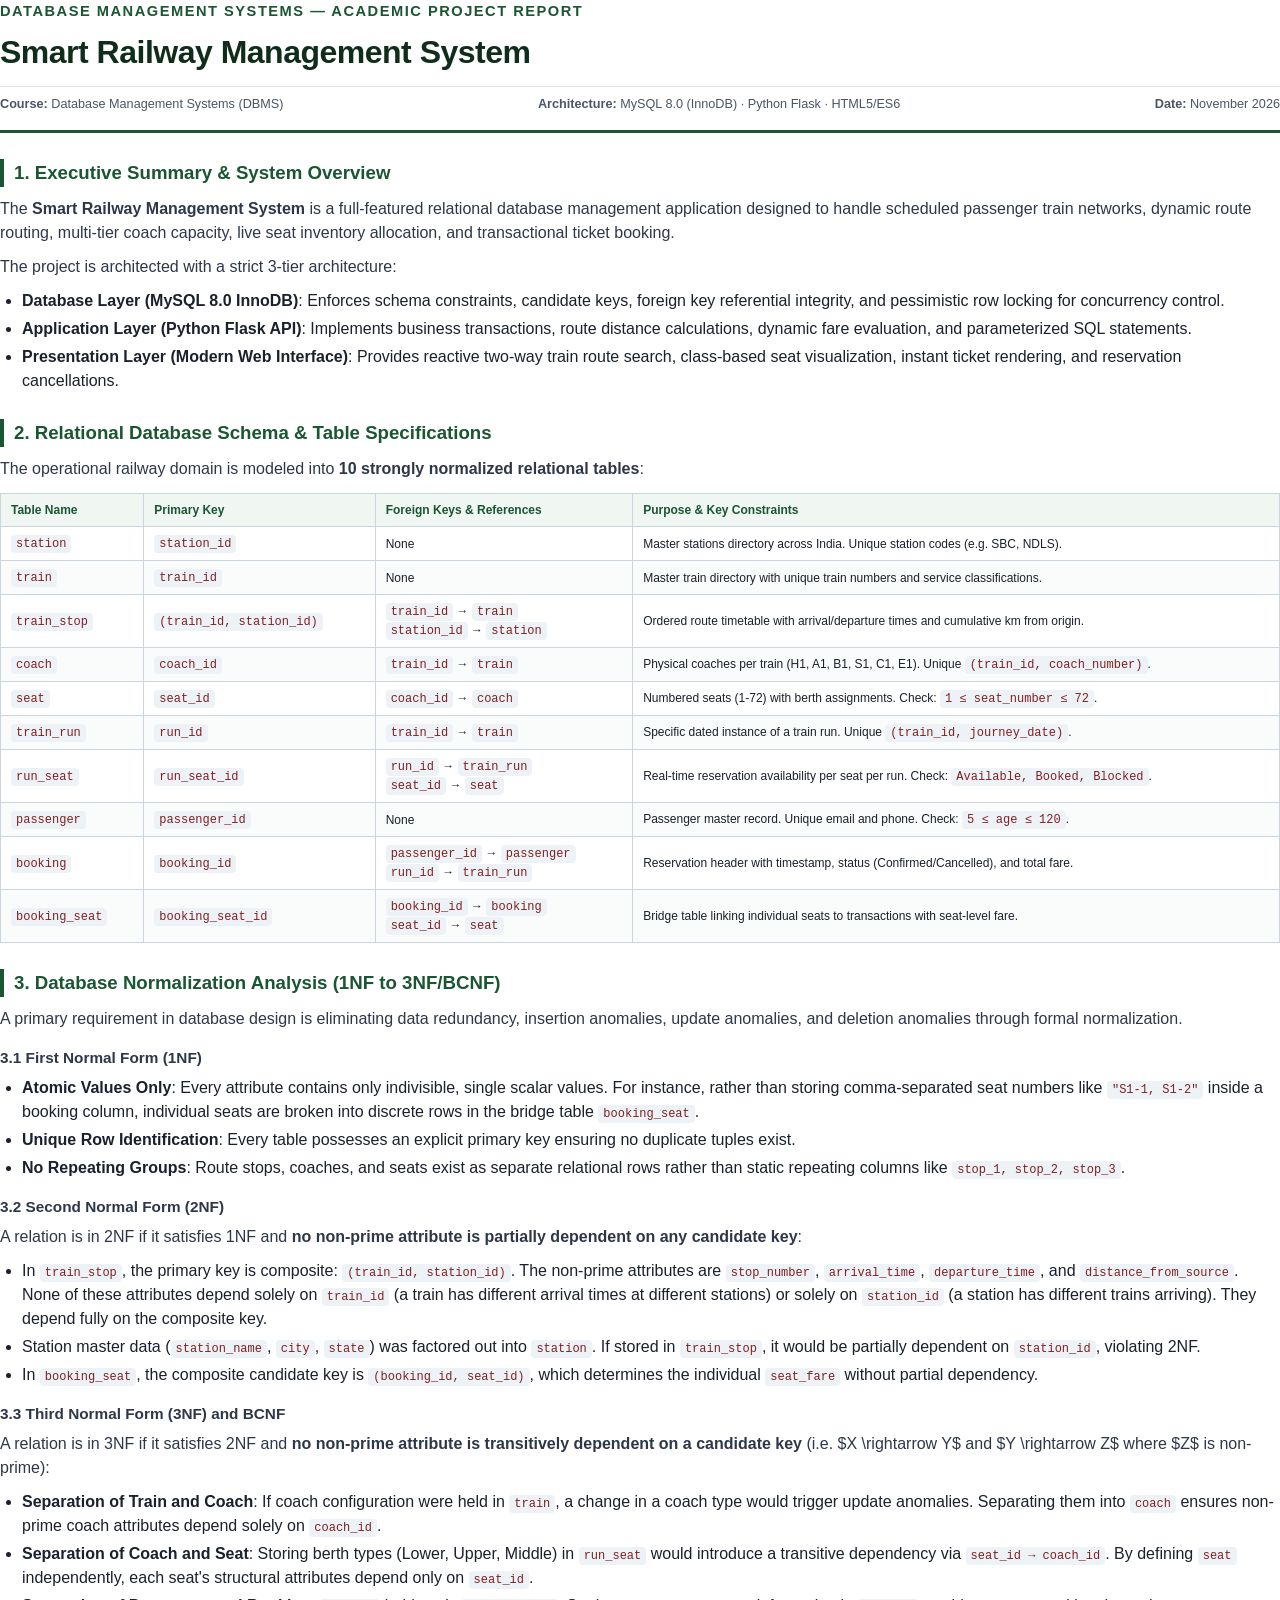
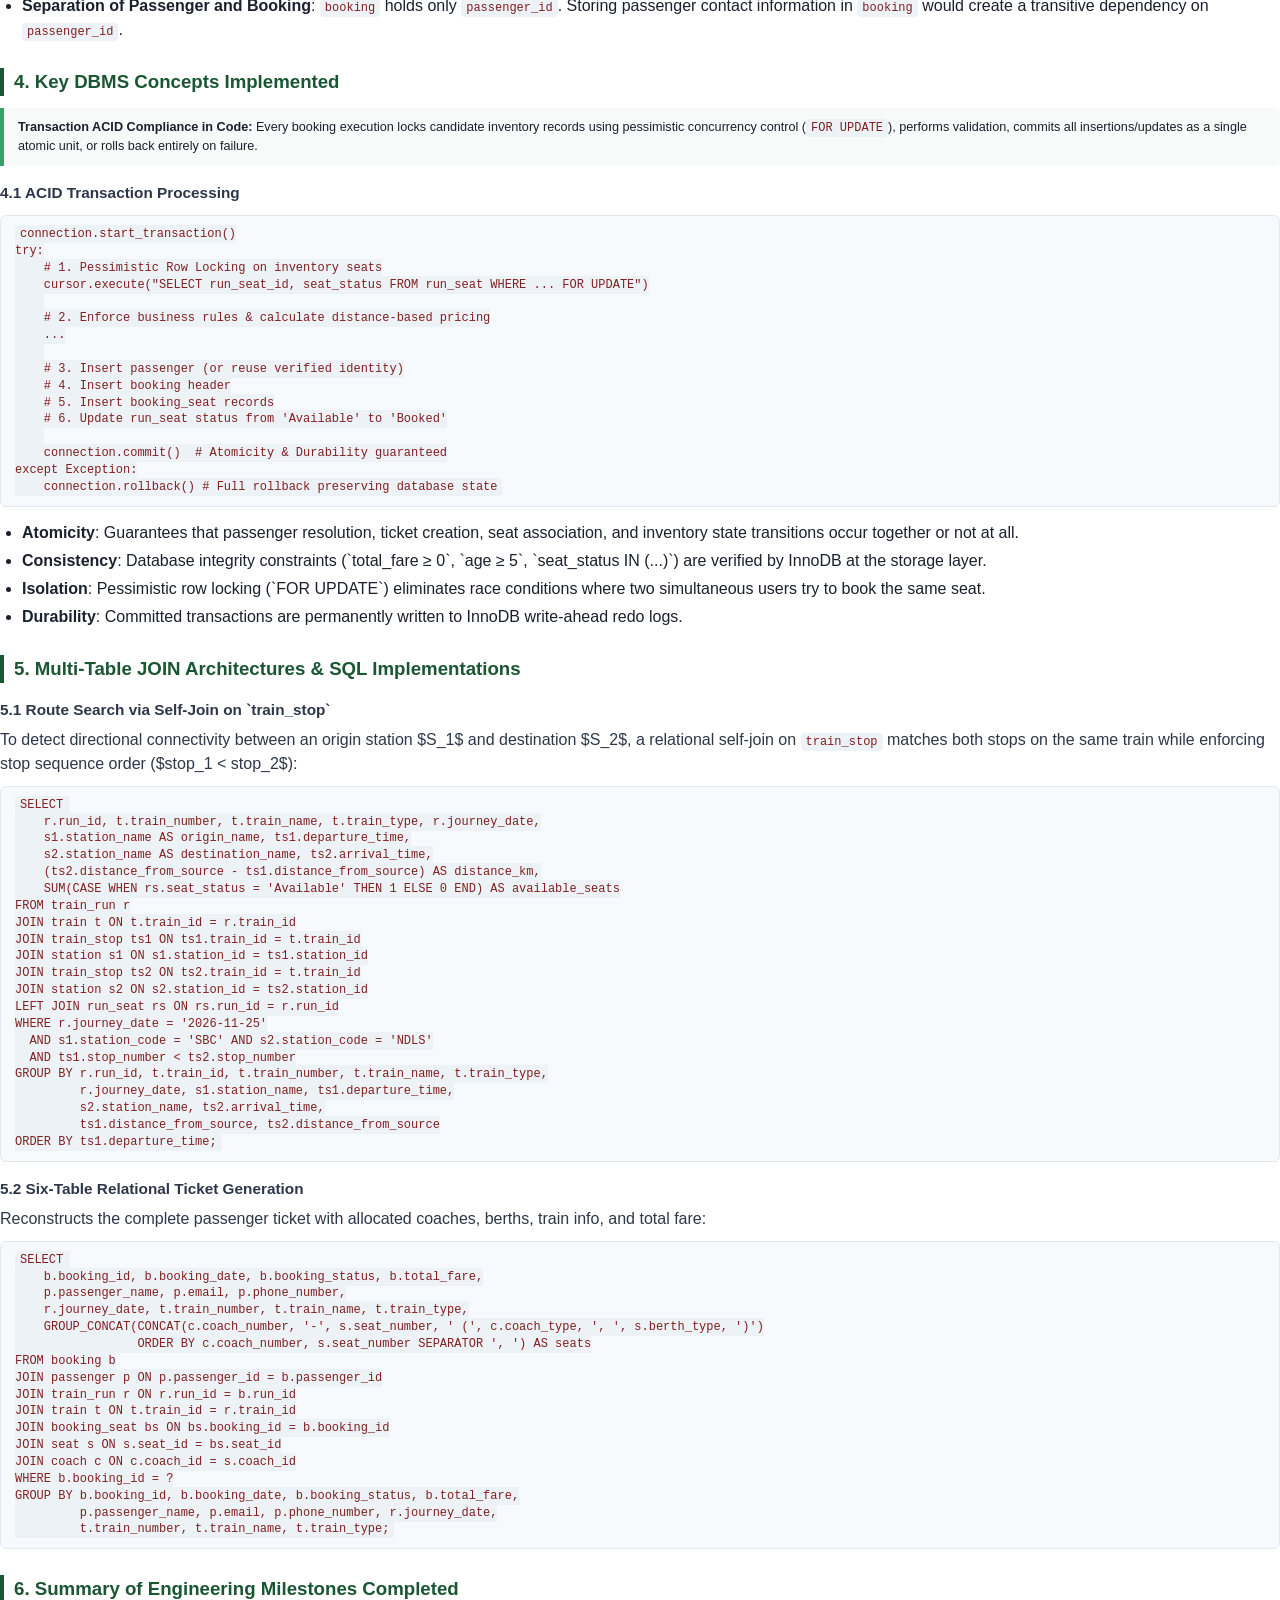
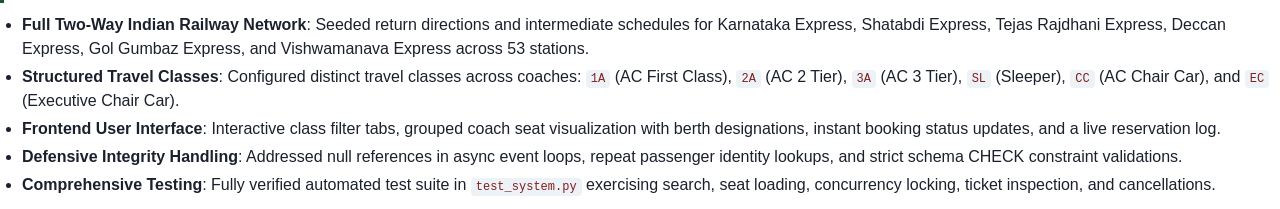
<file: docs/report.html>
<!DOCTYPE html>
<html lang="en">
<head>
<meta charset="UTF-8">
<title>Smart Railway Management System - DBMS Project Report</title>
<style>
  @page {
    size: A4;
    margin: 18mm 16mm 18mm 16mm;
  }
  @media print {
    body { font-size: 10.5pt; line-height: 1.45; }
    .page-break { page-break-before: always; }
    h1, h2, h3 { page-break-after: avoid; }
    table, pre { page-break-inside: avoid; }
  }
  body {
    font-family: -apple-system, BlinkMacSystemFont, "Segoe UI", Roboto, Helvetica, Arial, sans-serif;
    color: #1a202c;
    background: #fff;
    line-height: 1.5;
    margin: 0;
    padding: 0;
  }
  .header-box {
    border-bottom: 3px solid #1a5632;
    padding-bottom: 16px;
    margin-bottom: 24px;
  }
  .sub-tag {
    color: #1a5632;
    font-size: 11pt;
    font-weight: 800;
    text-transform: uppercase;
    letter-spacing: 1.5px;
    margin: 0 0 6px 0;
  }
  h1 {
    font-size: 24pt;
    margin: 0 0 8px 0;
    color: #0f2d1a;
    font-weight: 800;
    letter-spacing: -0.5px;
  }
  .meta-bar {
    display: flex;
    justify-content: space-between;
    font-size: 9.5pt;
    color: #4a5568;
    margin-top: 10px;
    padding-top: 8px;
    border-top: 1px solid #e2e8f0;
  }
  h2 {
    font-size: 14pt;
    color: #1a5632;
    border-left: 4px solid #1a5632;
    padding-left: 10px;
    margin-top: 26px;
    margin-bottom: 10px;
  }
  h3 {
    font-size: 11.5pt;
    color: #2d3748;
    margin-top: 16px;
    margin-bottom: 6px;
  }
  p {
    margin: 0 0 10px 0;
    color: #2d3748;
  }
  ul, ol {
    margin: 0 0 12px 0;
    padding-left: 22px;
  }
  li {
    margin-bottom: 4px;
  }
  table {
    width: 100%;
    border-collapse: collapse;
    margin: 12px 0 18px 0;
    font-size: 9pt;
  }
  th, td {
    border: 1px solid #cbd5e0;
    padding: 7px 10px;
    text-align: left;
  }
  th {
    background-color: #f0f7f3;
    color: #1a5632;
    font-weight: 700;
  }
  tr:nth-child(even) td {
    background-color: #fafbfb;
  }
  code {
    font-family: Consolas, Monaco, "Courier New", monospace;
    background-color: #edf2f7;
    padding: 2px 5px;
    border-radius: 4px;
    font-size: 9pt;
    color: #802020;
  }
  pre {
    background-color: #f7fafc;
    border: 1px solid #e2e8f0;
    border-radius: 6px;
    padding: 10px 14px;
    overflow-x: auto;
    font-family: Consolas, Monaco, "Courier New", monospace;
    font-size: 8.5pt;
    line-height: 1.4;
    color: #1a202c;
    margin: 10px 0 14px 0;
  }
  .highlight-card {
    background: #f7faf8;
    border-left: 4px solid #38a169;
    padding: 10px 14px;
    margin: 12px 0;
    border-radius: 0 6px 6px 0;
    font-size: 9.5pt;
  }
  .badge {
    display: inline-block;
    padding: 2px 7px;
    border-radius: 4px;
    font-size: 8pt;
    font-weight: 700;
    background: #e2e8f0;
  }
  .badge-primary { background: #d1fae5; color: #065f46; }
</style>
</head>
<body>

<div class="header-box">
  <div class="sub-tag">Database Management Systems — Academic Project Report</div>
  <h1>Smart Railway Management System</h1>
  <div class="meta-bar">
    <span><strong>Course:</strong> Database Management Systems (DBMS)</span>
    <span><strong>Architecture:</strong> MySQL 8.0 (InnoDB) · Python Flask · HTML5/ES6</span>
    <span><strong>Date:</strong> November 2026</span>
  </div>
</div>

<h2>1. Executive Summary & System Overview</h2>
<p>
  The <strong>Smart Railway Management System</strong> is a full-featured relational database management application designed to handle scheduled passenger train networks, dynamic route routing, multi-tier coach capacity, live seat inventory allocation, and transactional ticket booking.
</p>
<p>
  The project is architected with a strict 3-tier architecture:
</p>
<ul>
  <li><strong>Database Layer (MySQL 8.0 InnoDB)</strong>: Enforces schema constraints, candidate keys, foreign key referential integrity, and pessimistic row locking for concurrency control.</li>
  <li><strong>Application Layer (Python Flask API)</strong>: Implements business transactions, route distance calculations, dynamic fare evaluation, and parameterized SQL statements.</li>
  <li><strong>Presentation Layer (Modern Web Interface)</strong>: Provides reactive two-way train route search, class-based seat visualization, instant ticket rendering, and reservation cancellations.</li>
</ul>

<h2>2. Relational Database Schema & Table Specifications</h2>
<p>The operational railway domain is modeled into <strong>10 strongly normalized relational tables</strong>:</p>

<table>
  <thead>
    <tr>
      <th>Table Name</th>
      <th>Primary Key</th>
      <th>Foreign Keys & References</th>
      <th>Purpose & Key Constraints</th>
    </tr>
  </thead>
  <tbody>
    <tr>
      <td><code>station</code></td>
      <td><code>station_id</code></td>
      <td>None</td>
      <td>Master stations directory across India. Unique station codes (e.g. SBC, NDLS).</td>
    </tr>
    <tr>
      <td><code>train</code></td>
      <td><code>train_id</code></td>
      <td>None</td>
      <td>Master train directory with unique train numbers and service classifications.</td>
    </tr>
    <tr>
      <td><code>train_stop</code></td>
      <td><code>(train_id, station_id)</code></td>
      <td><code>train_id</code> &rarr; <code>train</code><br><code>station_id</code> &rarr; <code>station</code></td>
      <td>Ordered route timetable with arrival/departure times and cumulative km from origin.</td>
    </tr>
    <tr>
      <td><code>coach</code></td>
      <td><code>coach_id</code></td>
      <td><code>train_id</code> &rarr; <code>train</code></td>
      <td>Physical coaches per train (H1, A1, B1, S1, C1, E1). Unique <code>(train_id, coach_number)</code>.</td>
    </tr>
    <tr>
      <td><code>seat</code></td>
      <td><code>seat_id</code></td>
      <td><code>coach_id</code> &rarr; <code>coach</code></td>
      <td>Numbered seats (1-72) with berth assignments. Check: <code>1 &le; seat_number &le; 72</code>.</td>
    </tr>
    <tr>
      <td><code>train_run</code></td>
      <td><code>run_id</code></td>
      <td><code>train_id</code> &rarr; <code>train</code></td>
      <td>Specific dated instance of a train run. Unique <code>(train_id, journey_date)</code>.</td>
    </tr>
    <tr>
      <td><code>run_seat</code></td>
      <td><code>run_seat_id</code></td>
      <td><code>run_id</code> &rarr; <code>train_run</code><br><code>seat_id</code> &rarr; <code>seat</code></td>
      <td>Real-time reservation availability per seat per run. Check: <code>Available, Booked, Blocked</code>.</td>
    </tr>
    <tr>
      <td><code>passenger</code></td>
      <td><code>passenger_id</code></td>
      <td>None</td>
      <td>Passenger master record. Unique email and phone. Check: <code>5 &le; age &le; 120</code>.</td>
    </tr>
    <tr>
      <td><code>booking</code></td>
      <td><code>booking_id</code></td>
      <td><code>passenger_id</code> &rarr; <code>passenger</code><br><code>run_id</code> &rarr; <code>train_run</code></td>
      <td>Reservation header with timestamp, status (Confirmed/Cancelled), and total fare.</td>
    </tr>
    <tr>
      <td><code>booking_seat</code></td>
      <td><code>booking_seat_id</code></td>
      <td><code>booking_id</code> &rarr; <code>booking</code><br><code>seat_id</code> &rarr; <code>seat</code></td>
      <td>Bridge table linking individual seats to transactions with seat-level fare.</td>
    </tr>
  </tbody>
</table>

<div class="page-break"></div>

<h2>3. Database Normalization Analysis (1NF to 3NF/BCNF)</h2>
<p>
  A primary requirement in database design is eliminating data redundancy, insertion anomalies, update anomalies, and deletion anomalies through formal normalization.
</p>

<h3>3.1 First Normal Form (1NF)</h3>
<ul>
  <li><strong>Atomic Values Only</strong>: Every attribute contains only indivisible, single scalar values. For instance, rather than storing comma-separated seat numbers like <code>"S1-1, S1-2"</code> inside a booking column, individual seats are broken into discrete rows in the bridge table <code>booking_seat</code>.</li>
  <li><strong>Unique Row Identification</strong>: Every table possesses an explicit primary key ensuring no duplicate tuples exist.</li>
  <li><strong>No Repeating Groups</strong>: Route stops, coaches, and seats exist as separate relational rows rather than static repeating columns like <code>stop_1, stop_2, stop_3</code>.</li>
</ul>

<h3>3.2 Second Normal Form (2NF)</h3>
<p>A relation is in 2NF if it satisfies 1NF and <strong>no non-prime attribute is partially dependent on any candidate key</strong>:</p>
<ul>
  <li>In <code>train_stop</code>, the primary key is composite: <code>(train_id, station_id)</code>.
    The non-prime attributes are <code>stop_number</code>, <code>arrival_time</code>, <code>departure_time</code>, and <code>distance_from_source</code>.
    None of these attributes depend solely on <code>train_id</code> (a train has different arrival times at different stations) or solely on <code>station_id</code> (a station has different trains arriving). They depend fully on the composite key.
  </li>
  <li>Station master data (<code>station_name</code>, <code>city</code>, <code>state</code>) was factored out into <code>station</code>. If stored in <code>train_stop</code>, it would be partially dependent on <code>station_id</code>, violating 2NF.</li>
  <li>In <code>booking_seat</code>, the composite candidate key is <code>(booking_id, seat_id)</code>, which determines the individual <code>seat_fare</code> without partial dependency.</li>
</ul>

<h3>3.3 Third Normal Form (3NF) and BCNF</h3>
<p>A relation is in 3NF if it satisfies 2NF and <strong>no non-prime attribute is transitively dependent on a candidate key</strong> (i.e. $X \rightarrow Y$ and $Y \rightarrow Z$ where $Z$ is non-prime):</p>
<ul>
  <li><strong>Separation of Train and Coach</strong>: If coach configuration were held in <code>train</code>, a change in a coach type would trigger update anomalies. Separating them into <code>coach</code> ensures non-prime coach attributes depend solely on <code>coach_id</code>.</li>
  <li><strong>Separation of Coach and Seat</strong>: Storing berth types (Lower, Upper, Middle) in <code>run_seat</code> would introduce a transitive dependency via <code>seat_id &rarr; coach_id</code>. By defining <code>seat</code> independently, each seat's structural attributes depend only on <code>seat_id</code>.</li>
  <li><strong>Separation of Passenger and Booking</strong>: <code>booking</code> holds only <code>passenger_id</code>. Storing passenger contact information in <code>booking</code> would create a transitive dependency on <code>passenger_id</code>.</li>
</ul>

<h2>4. Key DBMS Concepts Implemented</h2>

<div class="highlight-card">
  <strong>Transaction ACID Compliance in Code:</strong> Every booking execution locks candidate inventory records using pessimistic concurrency control (<code>FOR UPDATE</code>), performs validation, commits all insertions/updates as a single atomic unit, or rolls back entirely on failure.
</div>

<h3>4.1 ACID Transaction Processing</h3>
<pre><code>connection.start_transaction()
try:
    # 1. Pessimistic Row Locking on inventory seats
    cursor.execute("SELECT run_seat_id, seat_status FROM run_seat WHERE ... FOR UPDATE")
    
    # 2. Enforce business rules & calculate distance-based pricing
    ...
    
    # 3. Insert passenger (or reuse verified identity)
    # 4. Insert booking header
    # 5. Insert booking_seat records
    # 6. Update run_seat status from 'Available' to 'Booked'
    
    connection.commit()  # Atomicity & Durability guaranteed
except Exception:
    connection.rollback() # Full rollback preserving database state</code></pre>

<ul>
  <li><strong>Atomicity</strong>: Guarantees that passenger resolution, ticket creation, seat association, and inventory state transitions occur together or not at all.</li>
  <li><strong>Consistency</strong>: Database integrity constraints (`total_fare &ge; 0`, `age &ge; 5`, `seat_status IN (...)`) are verified by InnoDB at the storage layer.</li>
  <li><strong>Isolation</strong>: Pessimistic row locking (`FOR UPDATE`) eliminates race conditions where two simultaneous users try to book the same seat.</li>
  <li><strong>Durability</strong>: Committed transactions are permanently written to InnoDB write-ahead redo logs.</li>
</ul>

<div class="page-break"></div>

<h2>5. Multi-Table JOIN Architectures & SQL Implementations</h2>

<h3>5.1 Route Search via Self-Join on `train_stop`</h3>
<p>To detect directional connectivity between an origin station $S_1$ and destination $S_2$, a relational self-join on <code>train_stop</code> matches both stops on the same train while enforcing stop sequence order ($stop_1 < stop_2$):</p>

<pre><code>SELECT 
    r.run_id, t.train_number, t.train_name, t.train_type, r.journey_date,
    s1.station_name AS origin_name, ts1.departure_time,
    s2.station_name AS destination_name, ts2.arrival_time,
    (ts2.distance_from_source - ts1.distance_from_source) AS distance_km,
    SUM(CASE WHEN rs.seat_status = 'Available' THEN 1 ELSE 0 END) AS available_seats
FROM train_run r
JOIN train t ON t.train_id = r.train_id
JOIN train_stop ts1 ON ts1.train_id = t.train_id
JOIN station s1 ON s1.station_id = ts1.station_id
JOIN train_stop ts2 ON ts2.train_id = t.train_id
JOIN station s2 ON s2.station_id = ts2.station_id
LEFT JOIN run_seat rs ON rs.run_id = r.run_id
WHERE r.journey_date = '2026-11-25'
  AND s1.station_code = 'SBC' AND s2.station_code = 'NDLS'
  AND ts1.stop_number < ts2.stop_number
GROUP BY r.run_id, t.train_id, t.train_number, t.train_name, t.train_type,
         r.journey_date, s1.station_name, ts1.departure_time,
         s2.station_name, ts2.arrival_time,
         ts1.distance_from_source, ts2.distance_from_source
ORDER BY ts1.departure_time;</code></pre>

<h3>5.2 Six-Table Relational Ticket Generation</h3>
<p>Reconstructs the complete passenger ticket with allocated coaches, berths, train info, and total fare:</p>

<pre><code>SELECT 
    b.booking_id, b.booking_date, b.booking_status, b.total_fare,
    p.passenger_name, p.email, p.phone_number,
    r.journey_date, t.train_number, t.train_name, t.train_type,
    GROUP_CONCAT(CONCAT(c.coach_number, '-', s.seat_number, ' (', c.coach_type, ', ', s.berth_type, ')')
                 ORDER BY c.coach_number, s.seat_number SEPARATOR ', ') AS seats
FROM booking b
JOIN passenger p ON p.passenger_id = b.passenger_id
JOIN train_run r ON r.run_id = b.run_id
JOIN train t ON t.train_id = r.train_id
JOIN booking_seat bs ON bs.booking_id = b.booking_id
JOIN seat s ON s.seat_id = bs.seat_id
JOIN coach c ON c.coach_id = s.coach_id
WHERE b.booking_id = ?
GROUP BY b.booking_id, b.booking_date, b.booking_status, b.total_fare,
         p.passenger_name, p.email, p.phone_number, r.journey_date,
         t.train_number, t.train_name, t.train_type;</code></pre>

<h2>6. Summary of Engineering Milestones Completed</h2>
<ul>
  <li><strong>Full Two-Way Indian Railway Network</strong>: Seeded return directions and intermediate schedules for Karnataka Express, Shatabdi Express, Tejas Rajdhani Express, Deccan Express, Gol Gumbaz Express, and Vishwamanava Express across 53 stations.</li>
  <li><strong>Structured Travel Classes</strong>: Configured distinct travel classes across coaches: <code>1A</code> (AC First Class), <code>2A</code> (AC 2 Tier), <code>3A</code> (AC 3 Tier), <code>SL</code> (Sleeper), <code>CC</code> (AC Chair Car), and <code>EC</code> (Executive Chair Car).</li>
  <li><strong>Frontend User Interface</strong>: Interactive class filter tabs, grouped coach seat visualization with berth designations, instant booking status updates, and a live reservation log.</li>
  <li><strong>Defensive Integrity Handling</strong>: Addressed null references in async event loops, repeat passenger identity lookups, and strict schema CHECK constraint validations.</li>
  <li><strong>Comprehensive Testing</strong>: Fully verified automated test suite in <code>test_system.py</code> exercising search, seat loading, concurrency locking, ticket inspection, and cancellations.</li>
</ul>

</body>
</html>
</file>
